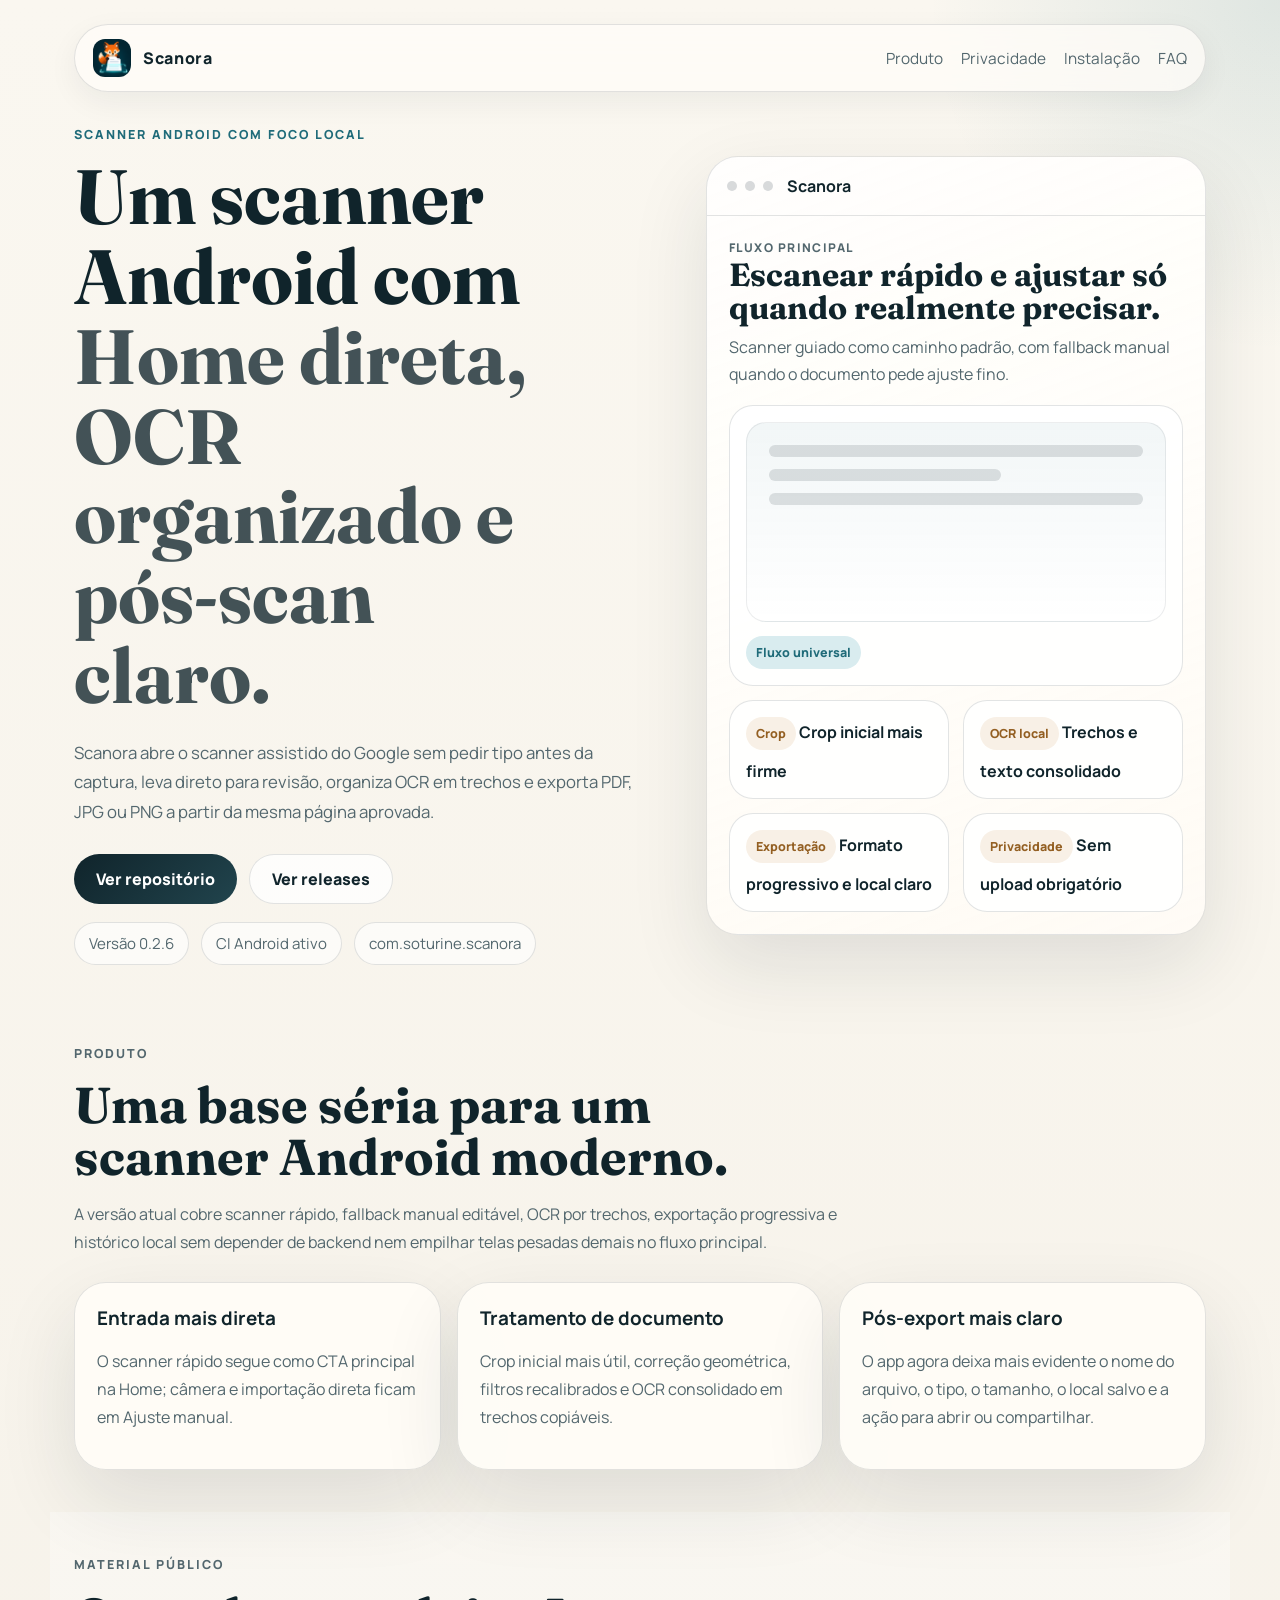
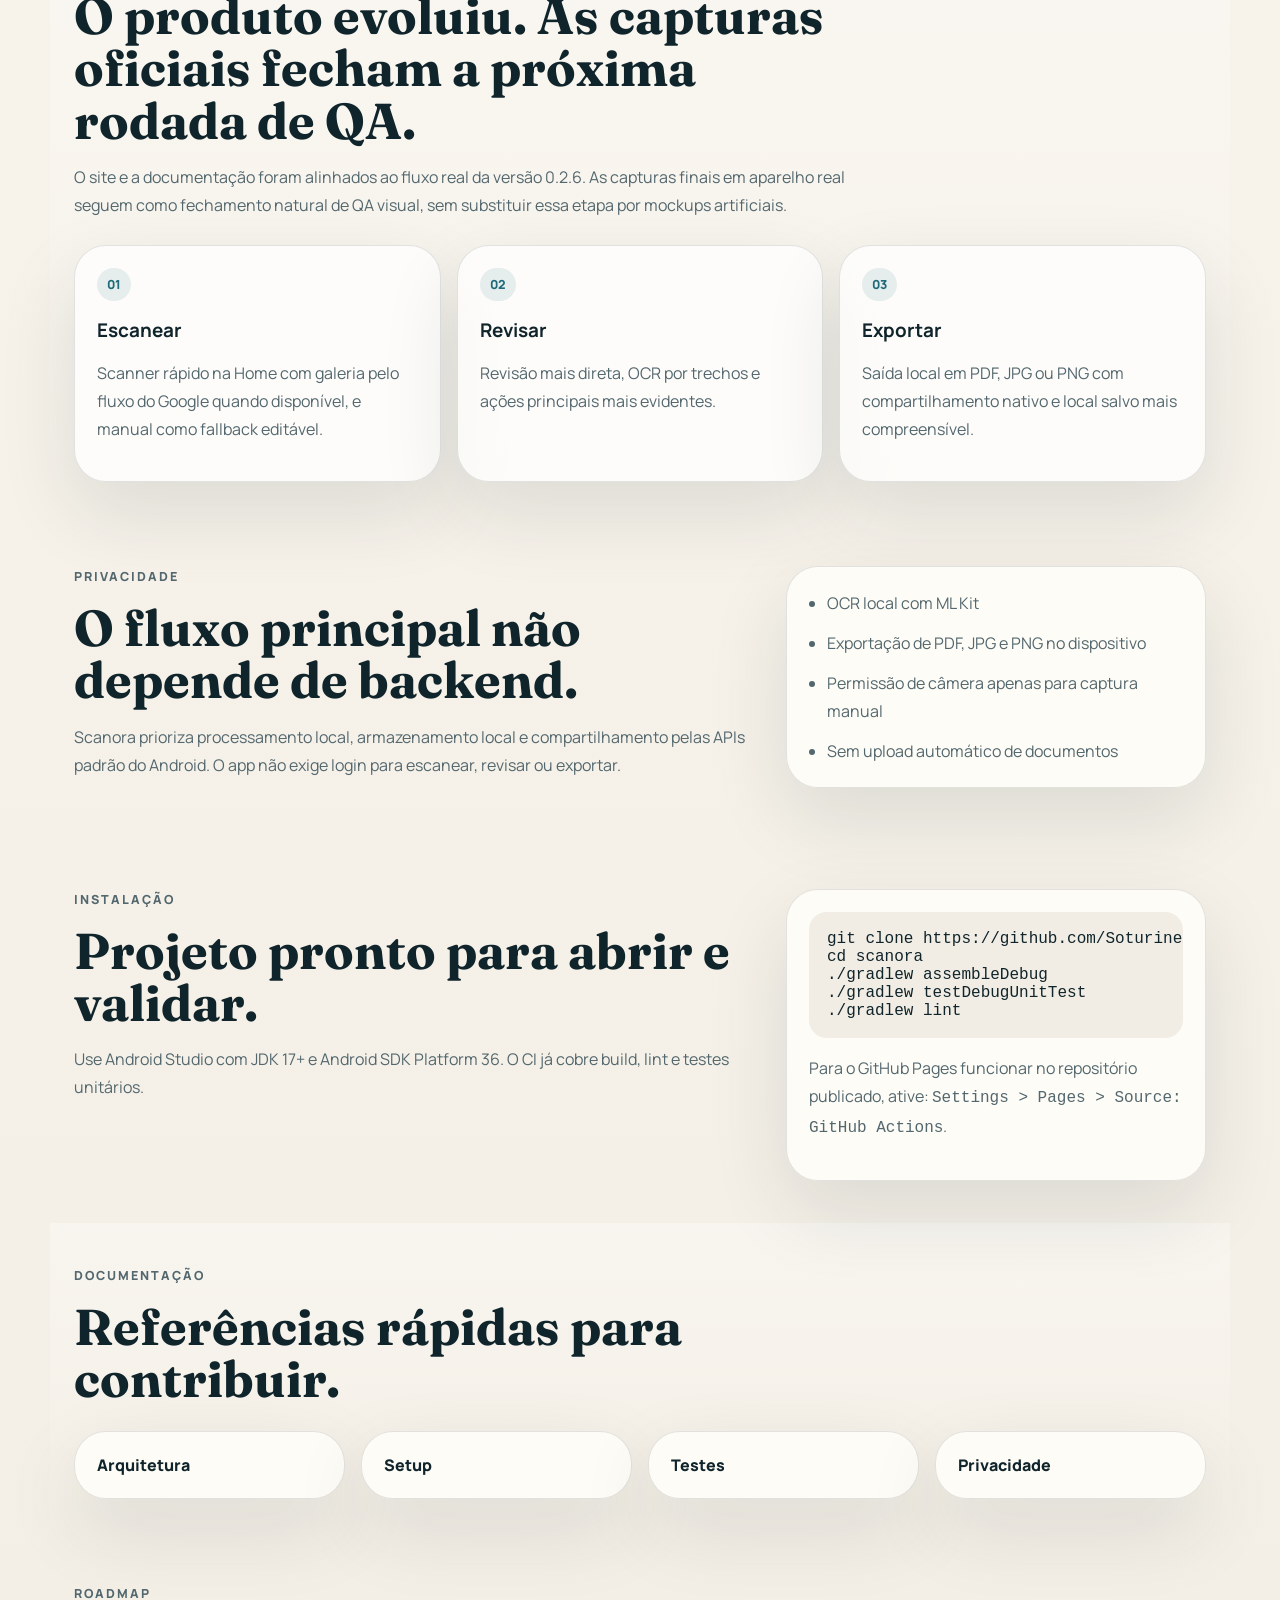
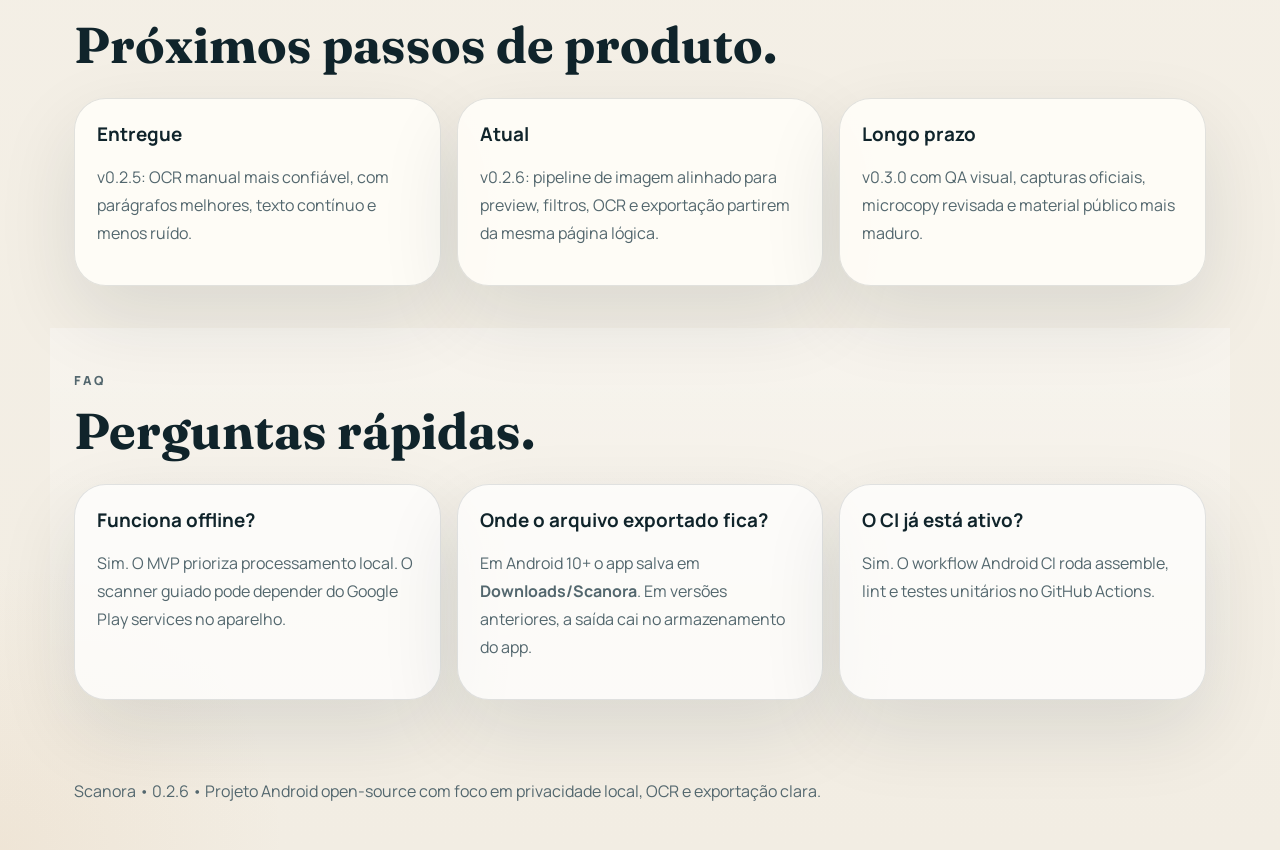
<file: site/index.html>
<!DOCTYPE html>
<html lang="pt-BR">
<head>
  <meta charset="UTF-8" />
  <meta name="viewport" content="width=device-width, initial-scale=1.0" />
  <title>Scanora</title>
  <meta
    name="description"
    content="Scanora é um scanner de documentos para Android com scanner rápido, OCR local, exportação em PDF/JPG/PNG e foco em privacidade."
  />
  <link rel="preconnect" href="https://fonts.googleapis.com" />
  <link rel="preconnect" href="https://fonts.gstatic.com" crossorigin />
  <link
    href="https://fonts.googleapis.com/css2?family=Fraunces:opsz,wght@9..144,600;9..144,700&family=Manrope:wght@400;500;600;700;800&display=swap"
    rel="stylesheet"
  />
  <link rel="stylesheet" href="style.css" />
</head>
<body>
  <div class="page-shell">
    <header class="hero-shell" id="top">
      <nav class="nav">
        <a class="brand" href="#top">
          <img class="brand-icon" src="assets/scanora_icon.png" alt="" />
          <span>Scanora</span>
        </a>
        <div class="nav-links">
          <a href="#produto">Produto</a>
          <a href="#privacidade">Privacidade</a>
          <a href="#instalacao">Instalação</a>
          <a href="#faq">FAQ</a>
        </div>
      </nav>

      <section class="hero">
        <div class="hero-copy">
          <p class="eyebrow">Scanner Android com foco local</p>
          <h1>
            Um scanner Android com
            <span>Home direta, OCR organizado e pós-scan claro.</span>
          </h1>
          <p class="lead">
            Scanora abre o scanner assistido do Google sem pedir tipo antes da captura,
            leva direto para revisão, organiza OCR em trechos e exporta PDF, JPG ou PNG a
            partir da mesma página aprovada.
          </p>
          <div class="hero-actions">
            <a class="button primary" href="https://github.com/Soturine/scanora">Ver repositório</a>
            <a class="button secondary" href="https://github.com/Soturine/scanora/releases">Ver releases</a>
          </div>
          <div class="hero-meta">
            <span>Versão 0.2.6</span>
            <span>CI Android ativo</span>
            <span>com.soturine.scanora</span>
          </div>
        </div>

        <div class="preview-shell" aria-label="Prévia conceitual do produto">
          <div class="preview-card">
            <div class="preview-topbar">
              <span class="preview-dot"></span>
              <span class="preview-dot"></span>
              <span class="preview-dot"></span>
              <strong>Scanora</strong>
            </div>
            <div class="preview-stage">
              <div class="preview-hero">
                <p class="preview-overline">Fluxo principal</p>
                <h2>Escanear rápido e ajustar só quando realmente precisar.</h2>
                <p>Scanner guiado como caminho padrão, com fallback manual quando o documento pede ajuste fino.</p>
              </div>
              <div class="preview-surface preview-surface-large">
                <div class="preview-page">
                  <div class="preview-page-lines"></div>
                  <div class="preview-page-lines short"></div>
                  <div class="preview-page-lines"></div>
                </div>
                <div class="preview-badge">Fluxo universal</div>
              </div>
              <div class="preview-grid">
                <div class="preview-surface">
                  <span class="preview-chip">Crop</span>
                  <strong>Crop inicial mais firme</strong>
                </div>
                <div class="preview-surface">
                  <span class="preview-chip">OCR local</span>
                  <strong>Trechos e texto consolidado</strong>
                </div>
                <div class="preview-surface">
                  <span class="preview-chip">Exportação</span>
                  <strong>Formato progressivo e local claro</strong>
                </div>
                <div class="preview-surface">
                  <span class="preview-chip">Privacidade</span>
                  <strong>Sem upload obrigatório</strong>
                </div>
              </div>
            </div>
          </div>
        </div>
      </section>
    </header>

    <main>
      <section class="section" id="produto">
        <div class="section-heading">
          <p class="eyebrow">Produto</p>
          <h2>Uma base séria para um scanner Android moderno.</h2>
          <p>
            A versão atual cobre scanner rápido, fallback manual editável, OCR por trechos,
            exportação progressiva e histórico local sem depender de backend nem empilhar
            telas pesadas demais no fluxo principal.
          </p>
        </div>
        <div class="feature-grid">
          <article class="card">
            <h3>Entrada mais direta</h3>
            <p>O scanner rápido segue como CTA principal na Home; câmera e importação direta ficam em Ajuste manual.</p>
          </article>
          <article class="card">
            <h3>Tratamento de documento</h3>
            <p>Crop inicial mais útil, correção geométrica, filtros recalibrados e OCR consolidado em trechos copiáveis.</p>
          </article>
          <article class="card">
            <h3>Pós-export mais claro</h3>
            <p>O app agora deixa mais evidente o nome do arquivo, o tipo, o tamanho, o local salvo e a ação para abrir ou compartilhar.</p>
          </article>
        </div>
      </section>

      <section class="section section-alt">
        <div class="section-heading">
          <p class="eyebrow">Material público</p>
          <h2>O produto evoluiu. As capturas oficiais fecham a próxima rodada de QA.</h2>
          <p>
            O site e a documentação foram alinhados ao fluxo real da versão 0.2.6. As
            capturas finais em aparelho real seguem como fechamento natural de QA visual,
            sem substituir essa etapa por mockups artificiais.
          </p>
        </div>
        <div class="timeline-grid">
          <article class="card card-soft">
            <span class="step-tag">01</span>
            <h3>Escanear</h3>
            <p>Scanner rápido na Home com galeria pelo fluxo do Google quando disponível, e manual como fallback editável.</p>
          </article>
          <article class="card card-soft">
            <span class="step-tag">02</span>
            <h3>Revisar</h3>
            <p>Revisão mais direta, OCR por trechos e ações principais mais evidentes.</p>
          </article>
          <article class="card card-soft">
            <span class="step-tag">03</span>
            <h3>Exportar</h3>
            <p>Saída local em PDF, JPG ou PNG com compartilhamento nativo e local salvo mais compreensível.</p>
          </article>
        </div>
      </section>

      <section class="section" id="privacidade">
        <div class="split-layout">
          <div class="section-heading">
            <p class="eyebrow">Privacidade</p>
            <h2>O fluxo principal não depende de backend.</h2>
            <p>
              Scanora prioriza processamento local, armazenamento local e compartilhamento
              pelas APIs padrão do Android. O app não exige login para escanear, revisar ou exportar.
            </p>
          </div>
          <div class="privacy-card">
            <ul>
              <li>OCR local com ML Kit</li>
              <li>Exportação de PDF, JPG e PNG no dispositivo</li>
              <li>Permissão de câmera apenas para captura manual</li>
              <li>Sem upload automático de documentos</li>
            </ul>
          </div>
        </div>
      </section>

      <section class="section" id="instalacao">
        <div class="split-layout">
          <div class="section-heading">
            <p class="eyebrow">Instalação</p>
            <h2>Projeto pronto para abrir e validar.</h2>
            <p>
              Use Android Studio com JDK 17+ e Android SDK Platform 36. O CI já cobre build, lint e testes unitários.
            </p>
          </div>
          <div class="card code-card">
            <pre><code>git clone https://github.com/Soturine/scanora.git
cd scanora
./gradlew assembleDebug
./gradlew testDebugUnitTest
./gradlew lint</code></pre>
            <p class="code-note">
              Para o GitHub Pages funcionar no repositório publicado, ative:
              <code>Settings &gt; Pages &gt; Source: GitHub Actions</code>.
            </p>
          </div>
        </div>
      </section>

      <section class="section section-alt">
        <div class="section-heading">
          <p class="eyebrow">Documentação</p>
          <h2>Referências rápidas para contribuir.</h2>
        </div>
        <div class="link-grid">
          <a class="card link-card" href="https://github.com/Soturine/scanora/blob/main/docs/architecture.md">Arquitetura</a>
          <a class="card link-card" href="https://github.com/Soturine/scanora/blob/main/docs/setup.md">Setup</a>
          <a class="card link-card" href="https://github.com/Soturine/scanora/blob/main/docs/testing.md">Testes</a>
          <a class="card link-card" href="https://github.com/Soturine/scanora/blob/main/PRIVACY_POLICY.md">Privacidade</a>
        </div>
      </section>

      <section class="section">
        <div class="section-heading">
          <p class="eyebrow">Roadmap</p>
          <h2>Próximos passos de produto.</h2>
        </div>
        <div class="feature-grid">
          <article class="card">
            <h3>Entregue</h3>
            <p>v0.2.5: OCR manual mais confiável, com parágrafos melhores, texto contínuo e menos ruído.</p>
          </article>
          <article class="card">
            <h3>Atual</h3>
            <p>v0.2.6: pipeline de imagem alinhado para preview, filtros, OCR e exportação partirem da mesma página lógica.</p>
          </article>
          <article class="card">
            <h3>Longo prazo</h3>
            <p>v0.3.0 com QA visual, capturas oficiais, microcopy revisada e material público mais maduro.</p>
          </article>
        </div>
      </section>

      <section class="section section-alt" id="faq">
        <div class="section-heading">
          <p class="eyebrow">FAQ</p>
          <h2>Perguntas rápidas.</h2>
        </div>
        <div class="feature-grid">
          <article class="card card-soft">
            <h3>Funciona offline?</h3>
            <p>Sim. O MVP prioriza processamento local. O scanner guiado pode depender do Google Play services no aparelho.</p>
          </article>
          <article class="card card-soft">
            <h3>Onde o arquivo exportado fica?</h3>
            <p>Em Android 10+ o app salva em <strong>Downloads/Scanora</strong>. Em versões anteriores, a saída cai no armazenamento do app.</p>
          </article>
          <article class="card card-soft">
            <h3>O CI já está ativo?</h3>
            <p>Sim. O workflow Android CI roda assemble, lint e testes unitários no GitHub Actions.</p>
          </article>
        </div>
      </section>
    </main>

    <footer class="footer">
      <p>Scanora • 0.2.6 • Projeto Android open-source com foco em privacidade local, OCR e exportação clara.</p>
    </footer>
  </div>

  <script src="script.js"></script>
</body>
</html>
</file>
<file: site/style.css>
:root {
  --bg: #f6f2ea;
  --bg-strong: #efe7d9;
  --paper: rgba(255, 253, 248, 0.9);
  --paper-strong: #fffdf8;
  --ink: #10242b;
  --ink-soft: #53676e;
  --teal: #1f6b79;
  --teal-soft: #d9ecef;
  --amber: #c7853c;
  --line: rgba(16, 36, 43, 0.12);
  --line-strong: rgba(16, 36, 43, 0.18);
  --shadow: 0 30px 80px rgba(16, 36, 43, 0.11);
  --radius-lg: 32px;
  --radius-md: 24px;
  --radius-sm: 18px;
  --max: 1180px;
}

* {
  box-sizing: border-box;
}

html {
  scroll-behavior: smooth;
}

body {
  margin: 0;
  color: var(--ink);
  font-family: "Manrope", "Segoe UI", sans-serif;
  background:
    radial-gradient(circle at top right, rgba(31, 107, 121, 0.12), transparent 22rem),
    radial-gradient(circle at bottom left, rgba(199, 133, 60, 0.08), transparent 18rem),
    linear-gradient(180deg, #faf7f0 0%, #f2ede3 100%);
}

a {
  color: inherit;
  text-decoration: none;
}

code,
pre {
  font-family: "SFMono-Regular", Consolas, monospace;
}

.page-shell {
  min-height: 100vh;
}

.hero-shell,
.section,
.footer {
  max-width: var(--max);
  margin: 0 auto;
  padding-left: 24px;
  padding-right: 24px;
}

.hero-shell {
  padding-top: 24px;
  padding-bottom: 36px;
}

.nav {
  position: sticky;
  top: 18px;
  z-index: 10;
  display: flex;
  justify-content: space-between;
  align-items: center;
  gap: 20px;
  padding: 14px 18px;
  margin-bottom: 34px;
  border: 1px solid var(--line);
  border-radius: 999px;
  background: rgba(255, 253, 248, 0.74);
  backdrop-filter: blur(16px);
  box-shadow: 0 10px 30px rgba(16, 36, 43, 0.06);
}

.nav.is-scrolled {
  border-color: var(--line-strong);
  box-shadow: 0 18px 40px rgba(16, 36, 43, 0.1);
}

.brand {
  display: inline-flex;
  align-items: center;
  gap: 12px;
  font-weight: 800;
  letter-spacing: 0.04em;
}

.brand-icon {
  width: 38px;
  height: 38px;
  border-radius: 12px;
  display: block;
}

.nav-links {
  display: flex;
  gap: 18px;
  flex-wrap: wrap;
  color: var(--ink-soft);
  font-size: 0.96rem;
}

.hero {
  display: grid;
  grid-template-columns: minmax(0, 1.05fr) minmax(340px, 0.95fr);
  gap: 30px;
  align-items: center;
}

.eyebrow {
  margin: 0 0 14px;
  color: var(--teal);
  font-size: 0.78rem;
  font-weight: 800;
  letter-spacing: 0.16em;
  text-transform: uppercase;
}

h1,
h2 {
  margin: 0;
  font-family: "Fraunces", Georgia, serif;
  line-height: 1.04;
}

.hero h1 {
  font-size: clamp(3rem, 6vw, 5.2rem);
  max-width: 10ch;
}

.hero h1 span {
  display: block;
  color: rgba(16, 36, 43, 0.78);
}

.lead,
.section-heading p,
.card p,
.privacy-card li,
.code-note {
  color: var(--ink-soft);
  line-height: 1.75;
}

.lead {
  max-width: 58ch;
  margin: 22px 0 0;
  font-size: 1.05rem;
}

.hero-actions,
.hero-meta {
  display: flex;
  gap: 12px;
  flex-wrap: wrap;
}

.hero-actions {
  margin-top: 28px;
}

.hero-meta {
  margin-top: 18px;
}

.hero-meta span {
  padding: 10px 14px;
  border: 1px solid var(--line);
  border-radius: 999px;
  background: rgba(255, 255, 255, 0.62);
  color: var(--ink-soft);
  font-size: 0.94rem;
}

.button {
  display: inline-flex;
  align-items: center;
  justify-content: center;
  min-height: 50px;
  padding: 0 22px;
  border-radius: 999px;
  font-weight: 800;
}

.button.primary {
  background: linear-gradient(135deg, var(--ink) 0%, #21444d 100%);
  color: #fff;
}

.button.secondary {
  background: rgba(255, 255, 255, 0.74);
  border: 1px solid var(--line);
}

.preview-shell {
  display: flex;
  justify-content: flex-end;
}

.preview-card,
.card,
.privacy-card {
  border: 1px solid var(--line);
  border-radius: var(--radius-lg);
  background: var(--paper);
  box-shadow: var(--shadow);
}

.preview-card {
  width: min(100%, 500px);
  overflow: hidden;
  background:
    linear-gradient(160deg, rgba(255, 255, 255, 0.7), rgba(255, 251, 245, 0.94)),
    var(--paper-strong);
}

.preview-topbar {
  display: flex;
  align-items: center;
  gap: 8px;
  padding: 18px 20px;
  border-bottom: 1px solid var(--line);
  color: var(--ink-soft);
}

.preview-topbar strong {
  margin-left: 6px;
  color: var(--ink);
}

.preview-dot {
  width: 10px;
  height: 10px;
  border-radius: 999px;
  background: rgba(16, 36, 43, 0.16);
}

.preview-stage {
  padding: 22px;
}

.preview-hero {
  margin-bottom: 18px;
}

.preview-overline {
  margin: 0 0 8px;
  color: var(--teal);
  font-size: 0.75rem;
  font-weight: 800;
  letter-spacing: 0.12em;
  text-transform: uppercase;
}

.preview-hero h2 {
  font-size: 2rem;
  margin-bottom: 10px;
}

.preview-hero p {
  margin: 0;
  color: var(--ink-soft);
  line-height: 1.65;
}

.preview-grid {
  display: grid;
  grid-template-columns: repeat(2, minmax(0, 1fr));
  gap: 14px;
}

.preview-surface {
  padding: 16px;
  border: 1px solid var(--line);
  border-radius: var(--radius-md);
  background: rgba(255, 255, 255, 0.86);
}

.preview-surface-large {
  display: grid;
  gap: 14px;
  margin-bottom: 14px;
}

.preview-page {
  min-height: 200px;
  border-radius: 20px;
  background:
    linear-gradient(180deg, rgba(31, 107, 121, 0.06), rgba(255, 255, 255, 0)),
    #fff;
  border: 1px solid rgba(16, 36, 43, 0.08);
  padding: 22px;
}

.preview-page-lines {
  height: 12px;
  margin-bottom: 12px;
  border-radius: 999px;
  background: rgba(16, 36, 43, 0.13);
}

.preview-page-lines.short {
  width: 62%;
}

.preview-badge,
.preview-chip,
.step-tag {
  display: inline-flex;
  align-items: center;
  justify-content: center;
  width: fit-content;
  padding: 8px 10px;
  border-radius: 999px;
  font-size: 0.78rem;
  font-weight: 800;
}

.preview-badge {
  background: var(--teal-soft);
  color: var(--teal);
}

.preview-chip {
  margin-bottom: 10px;
  background: rgba(199, 133, 60, 0.12);
  color: #935f22;
}

.section {
  padding-top: 42px;
  padding-bottom: 42px;
}

.section-alt {
  background: linear-gradient(180deg, rgba(255, 255, 255, 0.34), rgba(255, 255, 255, 0));
}

.section-heading {
  max-width: 780px;
  margin-bottom: 26px;
}

.section-heading h2 {
  font-size: clamp(2rem, 4vw, 3.15rem);
  margin-bottom: 14px;
}

.section-heading p:last-child {
  margin-bottom: 0;
}

.feature-grid,
.timeline-grid,
.link-grid {
  display: grid;
  gap: 16px;
}

.feature-grid {
  grid-template-columns: repeat(3, minmax(0, 1fr));
}

.timeline-grid {
  grid-template-columns: repeat(3, minmax(0, 1fr));
}

.link-grid {
  grid-template-columns: repeat(4, minmax(0, 1fr));
}

.card {
  padding: 22px;
}

.card h3 {
  margin-top: 0;
  margin-bottom: 10px;
  font-size: 1.18rem;
}

.card-soft {
  background: rgba(255, 255, 255, 0.72);
}

.step-tag {
  margin-bottom: 16px;
  background: rgba(31, 107, 121, 0.1);
  color: var(--teal);
}

.split-layout {
  display: grid;
  grid-template-columns: minmax(0, 1fr) minmax(300px, 420px);
  gap: 24px;
  align-items: start;
}

.privacy-card {
  padding: 22px;
}

.privacy-card ul {
  margin: 0;
  padding-left: 18px;
}

.privacy-card li + li {
  margin-top: 12px;
}

.code-card pre {
  margin: 0;
  padding: 18px;
  overflow: auto;
  border-radius: var(--radius-sm);
  background: #f1ede4;
}

.code-note {
  margin-top: 16px;
}

.link-card {
  display: block;
  font-weight: 800;
  transition: transform 180ms ease, border-color 180ms ease;
}

.link-card:hover {
  transform: translateY(-2px);
  border-color: rgba(31, 107, 121, 0.26);
}

.footer {
  padding-top: 22px;
  padding-bottom: 32px;
  color: var(--ink-soft);
}

@media (max-width: 980px) {
  .hero,
  .split-layout,
  .feature-grid,
  .timeline-grid,
  .link-grid {
    grid-template-columns: 1fr;
  }

  .nav {
    position: static;
    border-radius: 24px;
  }

  .hero h1 {
    max-width: none;
  }

  .preview-shell {
    justify-content: stretch;
  }

  .preview-card {
    width: 100%;
  }
}

@media (max-width: 720px) {
  .hero-shell,
  .section,
  .footer {
    padding-left: 18px;
    padding-right: 18px;
  }

  .nav {
    flex-direction: column;
    align-items: flex-start;
  }

  .nav-links,
  .hero-actions,
  .hero-meta {
    width: 100%;
  }

  .preview-grid {
    grid-template-columns: 1fr;
  }
}
</file>
